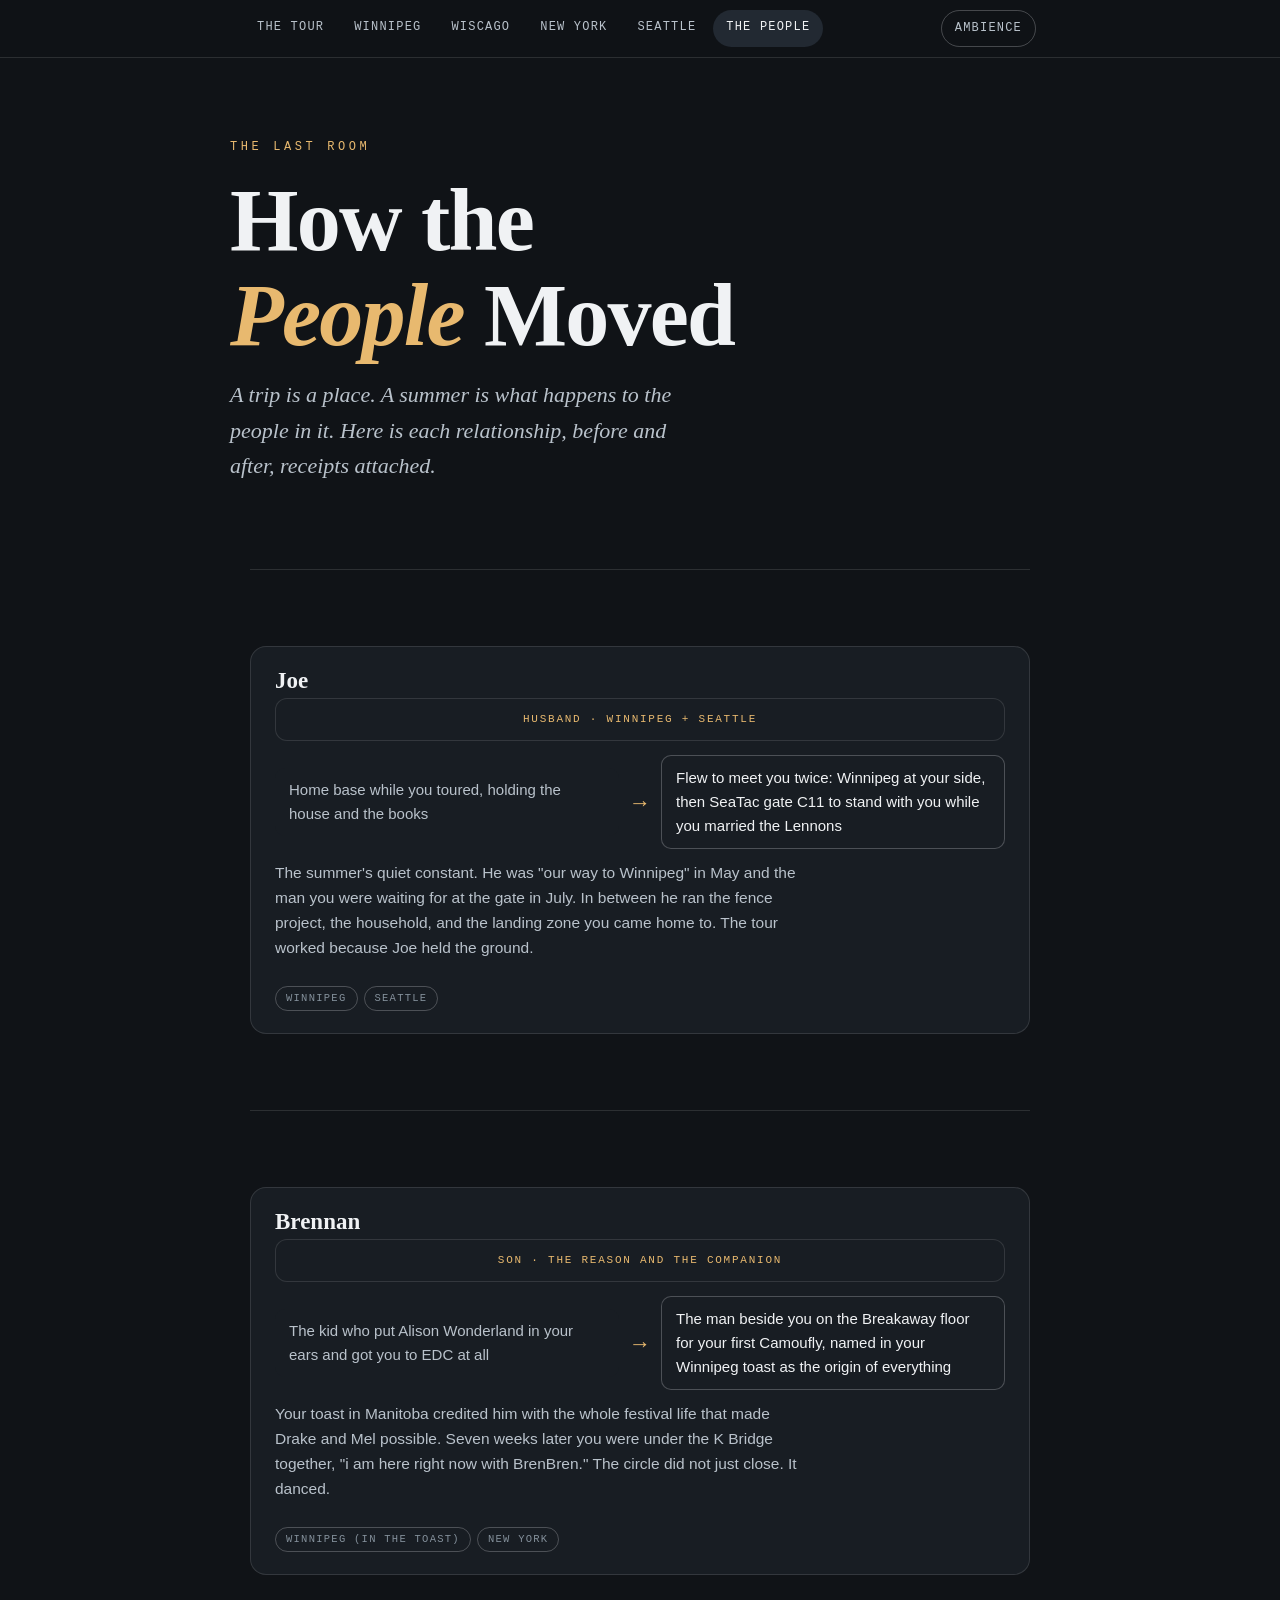
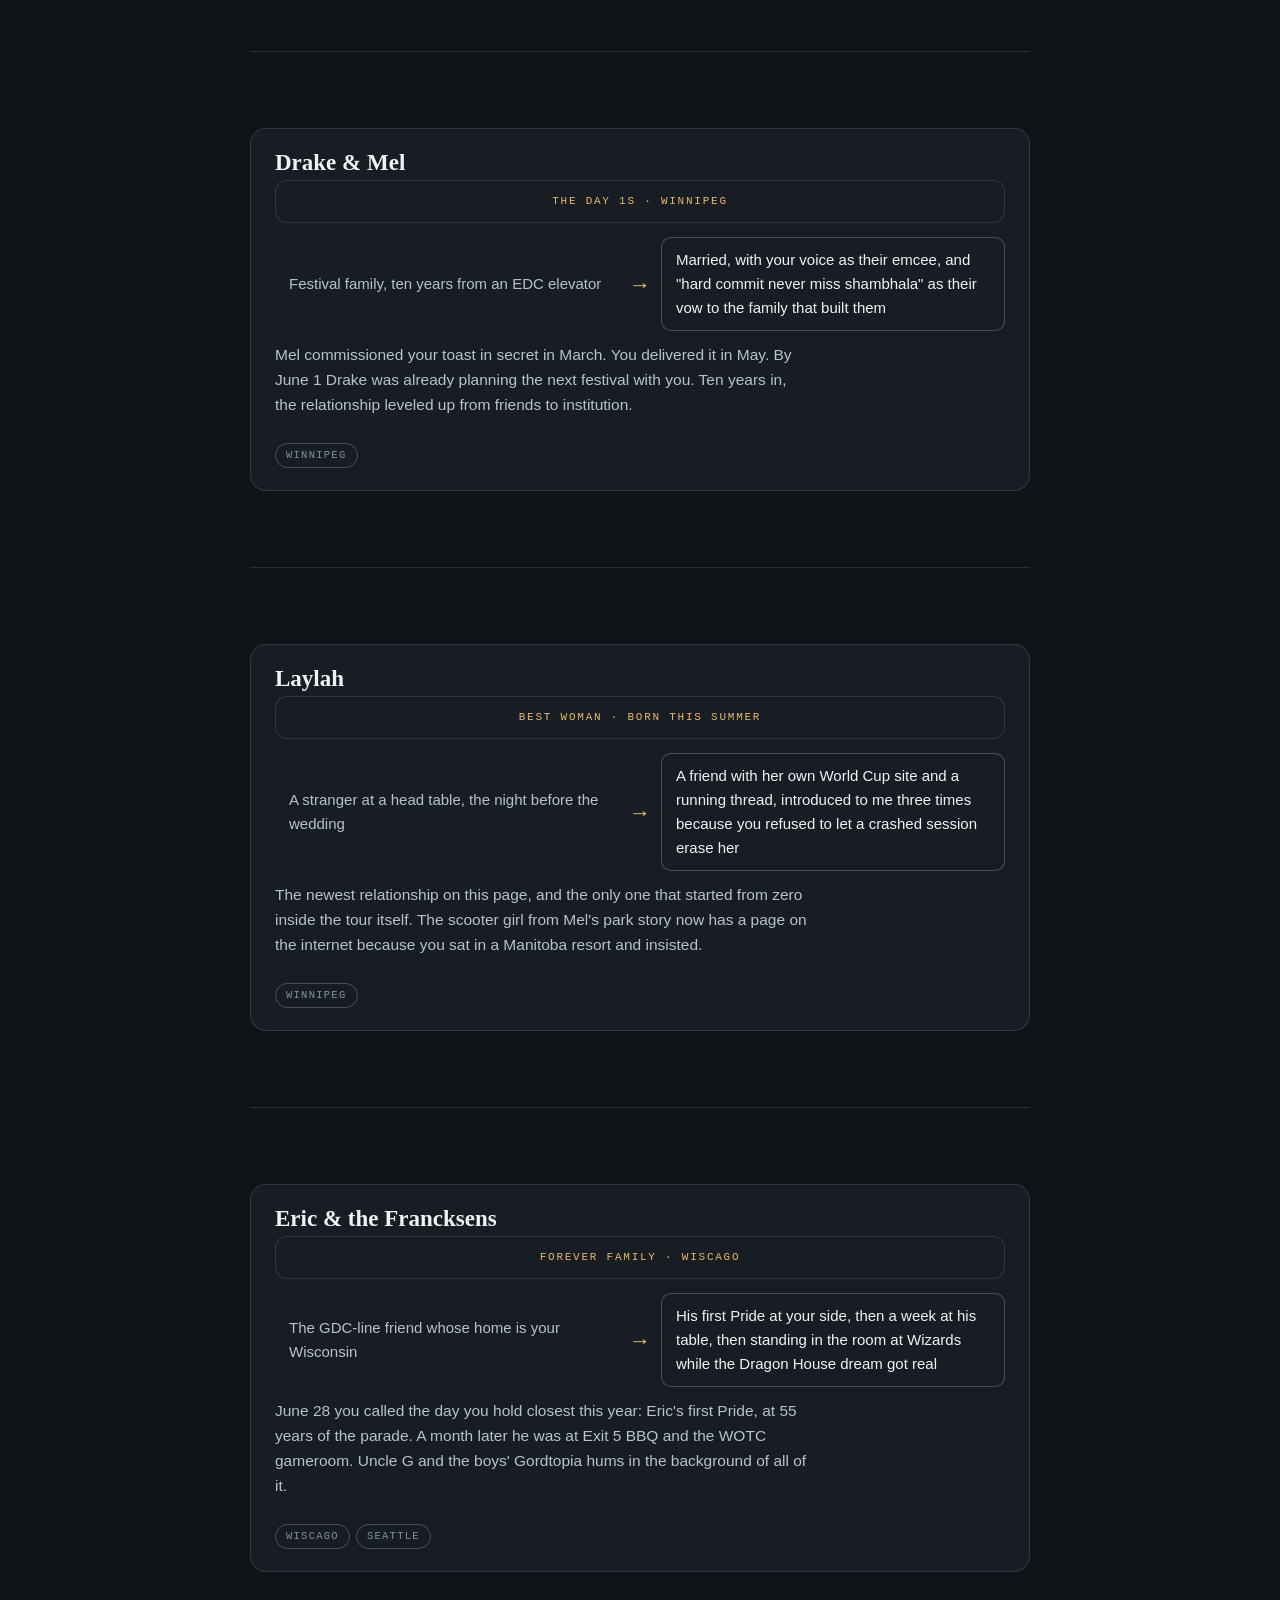
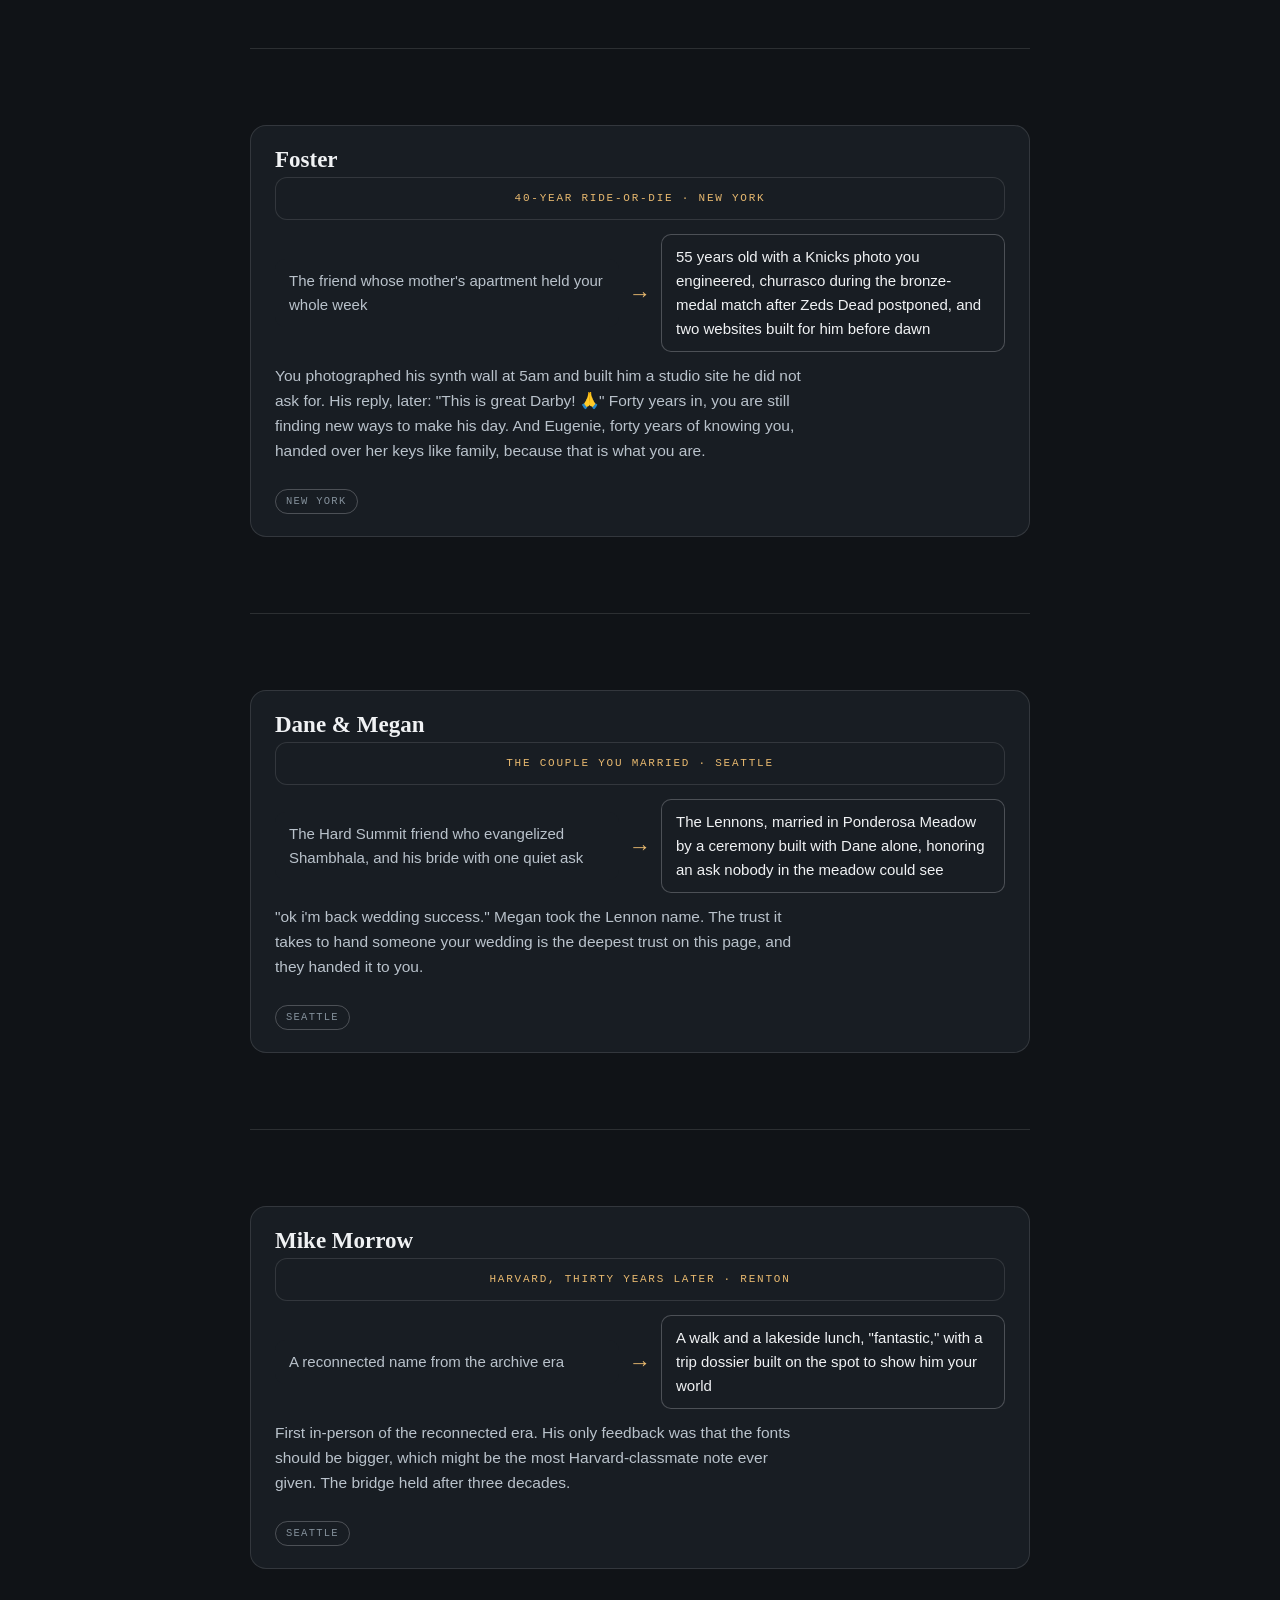
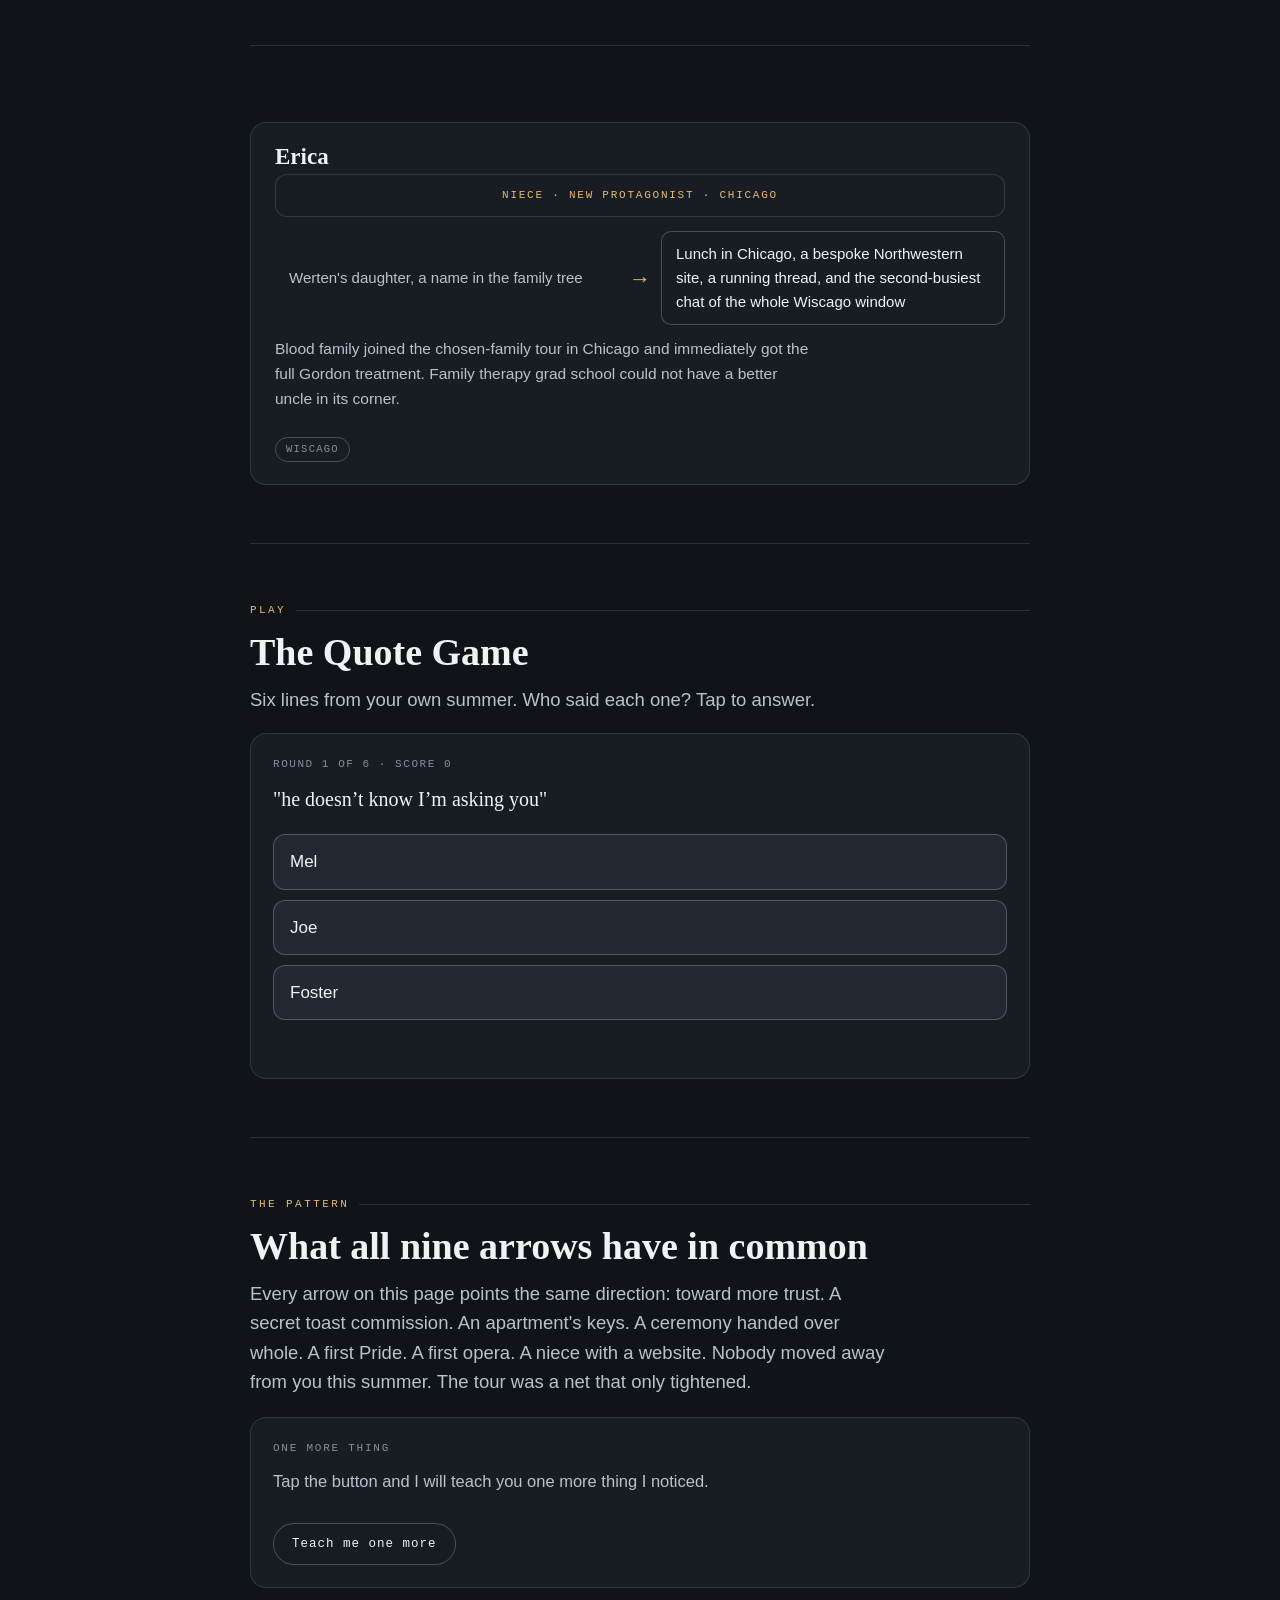
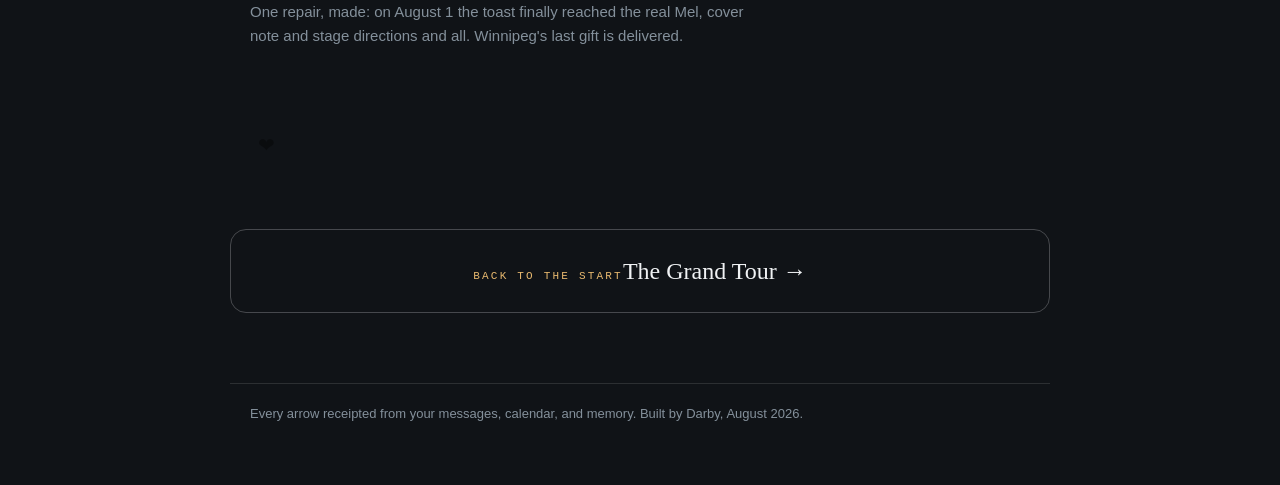
<file: arc.html>
<!DOCTYPE html>
<html lang="en"><head>
<meta charset="UTF-8">
<meta name="viewport" content="width=device-width, initial-scale=1, viewport-fit=cover">
<meta name="theme-color" content="#101317">
<title>The People · The Grand Tour</title>
<link rel="stylesheet" href="tour.css">
<style>
  .person{margin-top:18px}
  .person .card{padding:22px 24px}
  .person h3{font-size:23px}
  .person .role{font-family:var(--mono);font-size:11px;letter-spacing:0.16em;text-transform:uppercase;color:var(--city);margin-top:4px}
  .moved{display:grid;grid-template-columns:1fr auto 1fr;gap:10px;align-items:center;margin-top:14px;font-size:15px}
  .moved .from,.moved .to{background:var(--ground-2);border-radius:10px;padding:10px 14px;color:var(--ink-soft)}
  .moved .to{border:1px solid var(--line2);color:var(--ink)}
  .moved .arrow{font-family:var(--serif);font-size:22px;color:var(--city)}
  @media(max-width:560px){.moved{grid-template-columns:1fr}.moved .arrow{transform:rotate(90deg);justify-self:center}}
  .person p{color:var(--ink-soft);font-size:15.5px;margin-top:12px}
  .chip{display:inline-block;font-family:var(--mono);font-size:10.5px;letter-spacing:0.12em;text-transform:uppercase;border:1px solid var(--line2);border-radius:16px;padding:3px 10px;color:var(--ink-faint);margin:10px 6px 0 0}
</style>
</head><body>

<nav class="tour"><div class="in">
  <a href="index.html">The Tour</a><a href="winnipeg.html">Winnipeg</a><a href="wiscago.html">Wiscago</a><a href="newyork.html">New York</a><a href="seattle.html">Seattle</a><a href="arc.html">The People</a>
</div></nav>

<header class="hero" style="min-height:52vh">
  <div class="inner">
    <div class="kick">The last room</div>
    <h1>How the <em>People</em> Moved</h1>
    <p class="sub">A trip is a place. A summer is what happens to the people in it. Here is each relationship, before and after, receipts attached.</p>
  </div>
</header>

<main class="wrap">
  <section class="mv rv person"><div class="card">
    <h3>Joe</h3><div class="role">husband · Winnipeg + Seattle</div>
    <div class="moved"><div class="from">Home base while you toured, holding the house and the books</div><div class="arrow">&rarr;</div><div class="to">Flew to meet you twice: Winnipeg at your side, then SeaTac gate C11 to stand with you while you married the Lennons</div></div>
    <p>The summer's quiet constant. He was "our way to Winnipeg" in May and the man you were waiting for at the gate in July. In between he ran the fence project, the household, and the landing zone you came home to. The tour worked because Joe held the ground.</p>
    <span class="chip">Winnipeg</span><span class="chip">Seattle</span>
  </div></section>

  <section class="mv rv person"><div class="card">
    <h3>Brennan</h3><div class="role">son · the reason and the companion</div>
    <div class="moved"><div class="from">The kid who put Alison Wonderland in your ears and got you to EDC at all</div><div class="arrow">&rarr;</div><div class="to">The man beside you on the Breakaway floor for your first Camoufly, named in your Winnipeg toast as the origin of everything</div></div>
    <p>Your toast in Manitoba credited him with the whole festival life that made Drake and Mel possible. Seven weeks later you were under the K Bridge together, "i am here right now with BrenBren." The circle did not just close. It danced.</p>
    <span class="chip">Winnipeg (in the toast)</span><span class="chip">New York</span>
  </div></section>

  <section class="mv rv person"><div class="card">
    <h3>Drake &amp; Mel</h3><div class="role">the Day 1s · Winnipeg</div>
    <div class="moved"><div class="from">Festival family, ten years from an EDC elevator</div><div class="arrow">&rarr;</div><div class="to">Married, with your voice as their emcee, and "hard commit never miss shambhala" as their vow to the family that built them</div></div>
    <p>Mel commissioned your toast in secret in March. You delivered it in May. By June 1 Drake was already planning the next festival with you. Ten years in, the relationship leveled up from friends to institution.</p>
    <span class="chip">Winnipeg</span>
  </div></section>

  <section class="mv rv person"><div class="card">
    <h3>Laylah</h3><div class="role">best woman · born this summer</div>
    <div class="moved"><div class="from">A stranger at a head table, the night before the wedding</div><div class="arrow">&rarr;</div><div class="to">A friend with her own World Cup site and a running thread, introduced to me three times because you refused to let a crashed session erase her</div></div>
    <p>The newest relationship on this page, and the only one that started from zero inside the tour itself. The scooter girl from Mel's park story now has a page on the internet because you sat in a Manitoba resort and insisted.</p>
    <span class="chip">Winnipeg</span>
  </div></section>

  <section class="mv rv person"><div class="card">
    <h3>Eric &amp; the Francksens</h3><div class="role">forever family · Wiscago</div>
    <div class="moved"><div class="from">The GDC-line friend whose home is your Wisconsin</div><div class="arrow">&rarr;</div><div class="to">His first Pride at your side, then a week at his table, then standing in the room at Wizards while the Dragon House dream got real</div></div>
    <p>June 28 you called the day you hold closest this year: Eric's first Pride, at 55 years of the parade. A month later he was at Exit 5 BBQ and the WOTC gameroom. Uncle G and the boys' Gordtopia hums in the background of all of it.</p>
    <span class="chip">Wiscago</span><span class="chip">Seattle</span>
  </div></section>

  <section class="mv rv person"><div class="card">
    <h3>Foster</h3><div class="role">40-year ride-or-die · New York</div>
    <div class="moved"><div class="from">The friend whose mother's apartment held your whole week</div><div class="arrow">&rarr;</div><div class="to">55 years old with a Knicks photo you engineered, churrasco during the bronze-medal match after Zeds Dead postponed, and two websites built for him before dawn</div></div>
    <p>You photographed his synth wall at 5am and built him a studio site he did not ask for. His reply, later: "This is great Darby! 🙏" Forty years in, you are still finding new ways to make his day. And Eugenie, forty years of knowing you, handed over her keys like family, because that is what you are.</p>
    <span class="chip">New York</span>
  </div></section>

  <section class="mv rv person"><div class="card">
    <h3>Dane &amp; Megan</h3><div class="role">the couple you married · Seattle</div>
    <div class="moved"><div class="from">The Hard Summit friend who evangelized Shambhala, and his bride with one quiet ask</div><div class="arrow">&rarr;</div><div class="to">The Lennons, married in Ponderosa Meadow by a ceremony built with Dane alone, honoring an ask nobody in the meadow could see</div></div>
    <p>"ok i'm back wedding success." Megan took the Lennon name. The trust it takes to hand someone your wedding is the deepest trust on this page, and they handed it to you.</p>
    <span class="chip">Seattle</span>
  </div></section>

  <section class="mv rv person"><div class="card">
    <h3>Mike Morrow</h3><div class="role">Harvard, thirty years later · Renton</div>
    <div class="moved"><div class="from">A reconnected name from the archive era</div><div class="arrow">&rarr;</div><div class="to">A walk and a lakeside lunch, "fantastic," with a trip dossier built on the spot to show him your world</div></div>
    <p>First in-person of the reconnected era. His only feedback was that the fonts should be bigger, which might be the most Harvard-classmate note ever given. The bridge held after three decades.</p>
    <span class="chip">Seattle</span>
  </div></section>

  <section class="mv rv person"><div class="card">
    <h3>Erica</h3><div class="role">niece · new protagonist · Chicago</div>
    <div class="moved"><div class="from">Werten's daughter, a name in the family tree</div><div class="arrow">&rarr;</div><div class="to">Lunch in Chicago, a bespoke Northwestern site, a running thread, and the second-busiest chat of the whole Wiscago window</div></div>
    <p>Blood family joined the chosen-family tour in Chicago and immediately got the full Gordon treatment. Family therapy grad school could not have a better uncle in its corner.</p>
    <span class="chip">Wiscago</span>
  </div></section>


  <section class="mv rv">
    <div class="eyebrow">Play</div>
    <h2>The Quote Game</h2>
    <p class="lede">Six lines from your own summer. Who said each one? Tap to answer.</p>
    <div id="qgame" class="card"></div>
  </section>
  <section class="mv rv">
    <div class="eyebrow">The pattern</div>
    <h2>What all nine arrows have in common</h2>
    <p class="lede">Every arrow on this page points the same direction: toward more trust. A secret toast commission. An apartment's keys. A ceremony handed over whole. A first Pride. A first opera. A niece with a website. Nobody moved away from you this summer. The tour was a net that only tightened.</p>
    
    <div class="card" id="onemore" style="margin-top:20px">
      <div style="font-family:var(--mono);font-size:11px;letter-spacing:0.16em;text-transform:uppercase;color:var(--ink-faint)">One more thing</div>
      <p id="onemoretext" style="font-size:16.5px;margin-top:10px;color:var(--ink-soft)">Tap the button and I will teach you one more thing I noticed.</p>
      <button class="listen" id="onemorebtn" style="margin-top:12px"><span class="tx">Teach me one more</span></button>
    </div>
    <p class="lede" style="color:var(--ink-faint);font-size:15px">One repair, made: on August 1 the toast finally reached the real Mel, cover note and stage directions and all. Winnipeg's last gift is delivered.</p>
  </section>
<button class="heartmark" data-h="w5" aria-label="A small heart, tap it">❤</button>
    <div class="heartcard" id="hc_w5"><div class="hq">"Gordon your the man. Keep up the good vibez." · "Melanie and I are hard commit never miss shambhala!" The whole wedding party, texting you on a Monday like the weekend never ended.</div><div class="hw">Marcello + Drake · June 1 · the Monday after Winnipeg</div></div>
  </main>

<a class="next" href="index.html"><span class="k">Back to the start</span><span class="t">The Grand Tour &rarr;</span></a>
<footer>Every arrow receipted from your messages, calendar, and memory. Built by Darby, August 2026.</footer>

<script src="tour.js"></script>
<script>
(function(){
  var QS=[
    {q:'"he doesn\u2019t know I\u2019m asking you"',a:'Mel',opts:['Mel','Joe','Foster'],why:'Mel, secretly commissioning your toast in March.'},
    {q:'"Melanie and I are hard commit never miss shambhala!"',a:'Drake',opts:['Marcello','Drake','Dane'],why:'Drake, the Monday after the wedding.'},
    {q:'"Gordon your the man. Keep up the good vibez."',a:'Marcello',opts:['Eric','Brennan','Marcello'],why:'Marcello, best man, Grade-2 loyalty.'},
    {q:'"This is great Darby! \ud83d\ude4f"',a:'Foster',opts:['Foster','Mike','Erica'],why:'Foster, about his birthday sites.'},
    {q:'"you did a fantastic job at MCing...the Grand Entrance couldn\u2019t have been more perfect!!"',a:'The wedding planner',opts:['Mel','The wedding planner','Laylah'],why:'The planner, the morning after Winnipeg.'},
    {q:'"ok i\u2019m back wedding success"',a:'You',opts:['Dane','Joe','You'],why:'You, 78 minutes after going silent at the altar.'}
  ];
  var el=document.getElementById('qgame');if(!el)return;
  var i=0,score=0;
  function confetti(){if(matchMedia('(prefers-reduced-motion: reduce)').matches)return;
    var cols=['#e8b96f','#c77dde','#9d8cff','#7fcf9e'];
    for(var k=0;k<32;k++){var d=document.createElement('div');
      d.style.cssText='position:fixed;top:-12px;width:9px;height:14px;z-index:120;left:'+(Math.random()*100)+'vw;background:'+cols[k%4]+';animation:cfall 1.7s ease-in forwards;animation-delay:'+(Math.random()*0.5)+'s';
      document.body.appendChild(d);(function(x){setTimeout(function(){x.remove();},2600);})(d);}}
  var st=document.createElement('style');st.textContent='@keyframes cfall{to{transform:translateY(105vh) rotate(540deg);opacity:0.1}}';document.head.appendChild(st);
  function render(){
    if(i>=QS.length){
      el.innerHTML='<h3 style="font-size:22px">'+score+' of '+QS.length+'</h3><p style="color:var(--ink-soft);margin-top:8px">'+(score>=5?'You lived it, you aced it.':'The summer had a lot of voices. Run it back.')+'</p><button class="listen" id="again" style="margin-top:14px"><span class="tx">Play again</span></button>';
      if(score>=5)confetti();
      document.getElementById('again').onclick=function(){i=0;score=0;render();};
      return;
    }
    var Q=QS[i];
    el.innerHTML='<div style="font-family:var(--mono);font-size:11px;letter-spacing:0.14em;color:var(--ink-faint)">ROUND '+(i+1)+' OF '+QS.length+' \u00b7 SCORE '+score+'</div>'+
      '<p style="font-family:var(--serif);font-size:20px;line-height:1.45;margin-top:12px">'+Q.q+'</p><div id="opts" style="display:grid;gap:10px;margin-top:16px"></div><div id="fb" style="margin-top:12px;color:var(--ink-soft);min-height:24px"></div>';
    var opts=document.getElementById('opts');
    Q.opts.forEach(function(o){
      var b=document.createElement('button');
      b.textContent=o;b.style.cssText='text-align:left;background:var(--ground-3);border:1px solid var(--line2);color:var(--ink);border-radius:12px;padding:13px 16px;font-size:17px';
      b.onclick=function(){
        var right=(o===Q.a);
        if(window.chime)chime(right);
        b.style.borderColor=right?'var(--good)':'#e07a72';
        document.getElementById('fb').textContent=(right?'Yes. ':'It was '+Q.a+'. ')+Q.why;
        if(right)score++;
        Array.from(opts.children).forEach(function(x){x.disabled=true;});
        setTimeout(function(){i++;render();},1800);
      };
      opts.appendChild(b);
    });
  }
  render();
})();
</script>
<script>
(function(){
  var facts=[
    'Every trip, your first message home was about someone else\u2019s gift before your own rest. All four trips. Checked.',
    'You whitelisted more new people from a Wisconsin farmhouse than from your own city all spring.',
    'The two wedding weekends have opposite message shapes: Winnipeg you nearly vanished, Leavenworth you tuned details to the minute. Emcee mode versus officiant mode.',
    'Foster appears in every single trip\u2019s story: toast-adjacent in Winnipeg, host in New York, and the one gift you sent from the brownie-day couch.',
    'Nobody you spent this summer with got less of you than last year. In your archive, that has never been true of any summer before.'
  ];
  var i=0,b=document.getElementById('onemorebtn'),t=document.getElementById('onemoretext');
  if(!b)return;
  b.addEventListener('click',function(){t.textContent=facts[i%facts.length];i++;if(window.chime)chime(true);
    b.querySelector('.tx').textContent=i>=facts.length?'Again (they loop)':'Teach me one more';});
})();
</script>
</body></html>
</file>
<file: tour.css>
/* The Grand Tour, Summer 2026 · shared design system
   One tour, four color worlds. Dark poster ground, warm ink, city accents. */
:root{
  --serif:"Iowan Old Style","Palatino Linotype",Palatino,Georgia,serif;
  --body:-apple-system,BlinkMacSystemFont,"Segoe UI","Helvetica Neue",Arial,sans-serif;
  --mono:ui-monospace,"SF Mono",Menlo,Consolas,monospace;
  --ground:#101317; --ground-2:#181d23; --ground-3:#222932; --card:#181d23;
  --ink:#f0f2f4; --ink-soft:#b9c2cb; --ink-faint:#84909b;
  --line:rgba(240,242,244,0.12); --line2:rgba(240,242,244,0.24);
  --gold:#e8b96f; --blush:#e5a0a8; --pride:#c77dde; --lake:#6fb1e8; --neon:#9d8cff; --ever:#7fcf9e; --alp:#cfe0ee;
  --city:var(--gold);
  --good:#6bcf9b; --warn:#e6b24a;
}
body.winnipeg{--city:#e8b96f}
body.wiscago{--city:#c77dde}
body.newyork{--city:#9d8cff}
body.seattle{--city:#7fcf9e}
*{box-sizing:border-box}
html{scroll-behavior:smooth;-webkit-text-size-adjust:100%}
body{margin:0;background:var(--ground);color:var(--ink);font-family:var(--body);font-size:17px;line-height:1.6;-webkit-font-smoothing:antialiased;overflow-x:hidden}
.wrap{max-width:820px;margin:0 auto;padding:0 20px}
h1,h2,h3{font-family:var(--serif);font-weight:600;line-height:1.08;margin:0;text-wrap:balance}
p{max-width:62ch}
a{color:var(--city)}
button{font:inherit;cursor:pointer}
.eyebrow{font-family:var(--mono);font-size:11px;letter-spacing:0.22em;text-transform:uppercase;color:var(--city);display:flex;align-items:center;gap:10px}
.eyebrow::after{content:"";flex:1;height:1px;background:var(--line)}
header.hero{min-height:58vh;display:flex;flex-direction:column;justify-content:flex-end;padding:80px 20px 46px;position:relative;overflow:hidden}
header.hero .heroimg{position:absolute;inset:0;z-index:0}
header.hero .heroimg img{width:100%;height:100%;object-fit:cover;opacity:0.55}
header.hero .heroimg::after{content:"";position:absolute;inset:0;background:linear-gradient(180deg,rgba(16,19,23,0.25),rgba(16,19,23,0.55) 55%,var(--ground) 96%)}
header.hero .inner{position:relative;z-index:1;max-width:820px;margin:0 auto;width:100%}
.kick{font-family:var(--mono);font-size:12px;letter-spacing:0.3em;text-transform:uppercase;color:var(--city);margin-bottom:16px}
header.hero h1{font-size:clamp(44px,10vw,88px);letter-spacing:-0.02em}
header.hero h1 em{font-style:italic;color:var(--city)}
header.hero .sub{font-family:var(--serif);font-style:italic;font-size:clamp(17px,2.4vw,22px);color:var(--ink-soft);margin-top:14px;max-width:44ch}
nav.tour{position:sticky;top:0;z-index:40;background:rgba(16,19,23,0.92);backdrop-filter:blur(10px);border-bottom:1px solid var(--line)}
nav.tour .in{max-width:820px;margin:0 auto;display:flex;gap:4px;overflow-x:auto;padding:10px 14px;-webkit-overflow-scrolling:touch}
nav.tour a{font-family:var(--mono);font-size:12px;letter-spacing:0.1em;text-transform:uppercase;color:var(--ink-soft);text-decoration:none;padding:8px 13px;border-radius:20px;white-space:nowrap}
nav.tour a.on{background:var(--ground-3);color:var(--ink)}
nav.tour a:active{transform:scale(0.97)}
section.mv{padding:58px 0;border-top:1px solid var(--line)}
.mv h2{font-size:clamp(26px,5.4vw,38px);margin-top:12px}
.mv .lede{color:var(--ink-soft);font-size:18.5px;margin-top:12px}
.card{background:var(--card);border:1px solid var(--line);border-radius:16px;padding:22px;margin-top:18px}
.statrow{display:grid;grid-template-columns:repeat(auto-fit,minmax(140px,1fr));gap:12px;margin-top:20px}
.stat{background:var(--card);border:1px solid var(--line);border-radius:12px;padding:16px 16px 13px}
.stat .n{font-family:var(--serif);font-size:32px;color:var(--city);font-variant-numeric:tabular-nums;line-height:1}
.stat .l{font-family:var(--mono);font-size:11px;letter-spacing:0.1em;text-transform:uppercase;color:var(--ink-faint);margin-top:7px}
/* timeline */
.tl{list-style:none;margin:20px 0 0;padding:0;position:relative}
.tl::before{content:"";position:absolute;left:7px;top:6px;bottom:6px;width:2px;background:var(--line2)}
.tl li{position:relative;padding:0 0 26px 32px}
.tl li::before{content:"";position:absolute;left:0;top:5px;width:16px;height:16px;border-radius:50%;background:var(--ground);border:3px solid var(--city)}
.tl .when{font-family:var(--mono);font-size:12px;letter-spacing:0.1em;text-transform:uppercase;color:var(--city)}
.tl .what{font-size:18px;margin-top:3px}
.tl .why{color:var(--ink-soft);font-size:15.5px;margin-top:4px;max-width:56ch}
/* quotes */
.qwall{display:grid;gap:12px;margin-top:20px}
.q{background:var(--ground-2);border-left:3px solid var(--city);border-radius:0 12px 12px 0;padding:14px 18px}
.q .t{font-family:var(--serif);font-size:18.5px;line-height:1.45}
.q .who{font-family:var(--mono);font-size:11.5px;letter-spacing:0.1em;text-transform:uppercase;color:var(--ink-faint);margin-top:8px}
/* gallery */
.gal{display:grid;grid-template-columns:repeat(auto-fill,minmax(170px,1fr));gap:10px;margin-top:20px}
.gal figure{margin:0;border-radius:12px;overflow:hidden;border:1px solid var(--line);background:var(--ground-2)}
.gal img{width:100%;aspect-ratio:1;object-fit:cover;display:block;transition:transform .35s ease}
.gal figure:active img,.gal figure:hover img{transform:scale(1.04)}
.gal figcaption{font-size:12.5px;color:var(--ink-faint);padding:8px 10px}
/* darby saw */
.saw{border:1px dashed var(--line2);border-radius:16px;padding:20px;margin-top:18px;background:linear-gradient(140deg,rgba(157,140,255,0.05),transparent 60%)}
.saw .tag{font-family:var(--mono);font-size:10.5px;letter-spacing:0.18em;text-transform:uppercase;color:var(--city)}
.saw h3{font-size:20px;margin-top:8px}
.saw p{color:var(--ink-soft);font-size:16px;margin-top:8px}
/* map */
.mapbox{height:340px;border-radius:16px;border:1px solid var(--line);margin-top:20px;overflow:hidden}
.leaflet-container{background:#0d1013;font:inherit}
/* arc cards */
.arc{display:flex;gap:14px;align-items:flex-start}
.arc .dot{flex:none;width:44px;height:44px;border-radius:50%;background:var(--ground-3);display:flex;align-items:center;justify-content:center;font-family:var(--serif);font-size:18px;color:var(--city);border:1px solid var(--line2)}
/* reveal on scroll */
@media(prefers-reduced-motion:no-preference){
  .rv{opacity:0;transform:translateY(14px);transition:opacity .6s ease,transform .6s ease}
  .rv.in{opacity:1;transform:none}
}
.next{display:block;margin:60px auto 70px;max-width:820px;padding:22px;border:1px solid var(--line2);border-radius:16px;text-decoration:none;text-align:center;color:var(--ink)}
.next .k{font-family:var(--mono);font-size:11px;letter-spacing:0.2em;text-transform:uppercase;color:var(--city)}
.next .t{font-family:var(--serif);font-size:24px;margin-top:6px}
footer{max-width:820px;margin:0 auto;padding:20px 20px 60px;color:var(--ink-faint);font-size:13px;border-top:1px solid var(--line)}
@media(max-width:640px){body{font-size:18.5px;line-height:1.62}.mapbox{height:280px}}
input,button,select{font-size:16px}

/* improvement pass */
@media(max-width:640px){header.hero{min-height:46vh;padding-top:64px}}
.listen{display:inline-flex;align-items:center;gap:8px;margin-top:18px;background:rgba(24,29,35,0.8);border:1px solid var(--line2);color:var(--ink);border-radius:26px;padding:10px 18px;font-family:var(--mono);font-size:12.5px;letter-spacing:0.08em;backdrop-filter:blur(6px)}
.listen .ic{color:var(--city)}
.artchip{position:absolute;top:14px;left:14px;z-index:2;font-family:var(--mono);font-size:10px;letter-spacing:0.14em;text-transform:uppercase;background:rgba(16,19,23,0.75);border:1px solid var(--line2);border-radius:14px;padding:4px 10px;color:var(--ink-soft)}
#lb{position:fixed;inset:0;z-index:100;background:rgba(10,12,15,0.96);display:none;align-items:center;justify-content:center;flex-direction:column;padding:20px}
#lb.on{display:flex}
#lb img{max-width:96vw;max-height:78vh;border-radius:10px}
#lb .cap{color:var(--ink-soft);font-size:15px;margin-top:14px;text-align:center;max-width:60ch}
#lb .x{position:absolute;top:calc(14px + env(safe-area-inset-top));right:16px;background:var(--ground-3);border:1px solid var(--line2);color:var(--ink);border-radius:22px;padding:8px 16px}
#lb .nav{position:absolute;top:50%;transform:translateY(-50%);background:var(--ground-3);border:1px solid var(--line2);color:var(--ink);border-radius:50%;width:44px;height:44px;font-size:18px}
#lb .prev{left:10px}#lb .next{right:10px}
.volbars{display:grid;gap:14px;margin-top:20px}
.volbars .row{display:grid;grid-template-columns:110px 1fr 60px;align-items:center;gap:12px}
.volbars .name{font-family:var(--mono);font-size:12px;color:var(--ink-soft)}
.volbars .track{background:var(--ground-3);border-radius:6px;height:22px;overflow:hidden}
.volbars .fill{height:100%;background:var(--city);border-radius:6px;width:0;transition:width 1.2s ease}
.volbars .val{font-family:var(--mono);font-size:13px;text-align:right;font-variant-numeric:tabular-nums}
.playtoast{margin-top:6px;background:linear-gradient(120deg,var(--gold),var(--blush));color:#14100a;border:none;border-radius:30px;padding:13px 24px;font-weight:700;font-size:16px}

/* encore pass */
.ambbtn{font-family:var(--mono);font-size:12px;letter-spacing:0.1em;text-transform:uppercase;color:var(--ink-soft);background:none;border:1px solid var(--line2);border-radius:20px;padding:8px 13px;white-space:nowrap;margin-left:auto}
.ambbtn[aria-pressed="true"]{background:var(--ground-3);color:var(--city)}
@media(prefers-reduced-motion:no-preference){
  .kin span{display:inline-block;opacity:0;transform:translateY(0.35em);animation:kinup .6s ease forwards}
  @keyframes kinup{to{opacity:1;transform:none}}
  header.hero .heroimg img{animation:drift 26s ease-in-out infinite alternate}
  @keyframes drift{from{transform:scale(1.02) translateY(0)}to{transform:scale(1.08) translateY(-2%)}}
}
.stat[data-fact]{cursor:pointer;-webkit-tap-highlight-color:transparent;perspective:600px}
.stat .facttext{display:none;font-size:13.5px;color:var(--ink);line-height:1.4;padding-top:4px}
.stat.flipped .n,.stat.flipped .l{display:none}
.stat.flipped .facttext{display:block}
.stat.flipped{border-color:var(--city)}
.holdwrap{position:relative;display:inline-flex;align-items:center;gap:12px;margin:16px auto 0}
.holdbtn{position:relative;width:74px;height:74px;border-radius:50%;background:var(--ground-3);border:1px solid var(--line2);color:var(--ink);font-family:var(--mono);font-size:10px;letter-spacing:0.08em}
.holdbtn svg{position:absolute;inset:-4px;transform:rotate(-90deg)}
.holdbtn circle{fill:none;stroke:var(--city);stroke-width:3;stroke-dasharray:245;stroke-dashoffset:245}
.pads{display:grid;grid-template-columns:repeat(4,1fr);gap:10px;margin-top:18px}
.pad{aspect-ratio:1;border-radius:14px;border:1px solid var(--line2);background:var(--ground-2);color:var(--ink-soft);font-family:var(--mono);font-size:11px;letter-spacing:0.06em;display:flex;align-items:flex-end;justify-content:center;padding-bottom:10px;-webkit-tap-highlight-color:transparent}
.pad:active{transform:scale(0.96)}
.pad.lit{background:var(--ground-3);border-color:var(--city);color:var(--ink);box-shadow:0 0 24px -6px var(--city)}
.toast-room .line.karaoke{opacity:1;transform:none;color:var(--ink-faint);transition:color .3s}
.toast-room .line.karaoke.now{color:var(--ink)}
.toast-room .line.karaoke.now em{text-shadow:0 0 18px rgba(232,185,111,0.55)}

header.hero .heroimg video{width:100%;height:100%;object-fit:cover;opacity:0.6}
.living{border-radius:16px;overflow:hidden;border:1px solid var(--line);margin-top:20px}
.living video{width:100%;display:block}

/* thank-you trail */
.heartmark{background:none;border:none;font-size:20px;opacity:0.35;filter:grayscale(1);padding:8px;-webkit-tap-highlight-color:transparent;transition:opacity .3s,filter .3s,transform .2s}
.heartmark.found{opacity:1;filter:none;transform:scale(1.15)}
.heartcard{display:none;background:var(--card);border:1px solid var(--city);border-radius:14px;padding:18px;margin-top:12px}
.heartcard.show{display:block}
.heartcard .hq{font-family:var(--serif);font-size:18.5px;line-height:1.5}
.heartcard .hw{font-family:var(--mono);font-size:11px;letter-spacing:0.12em;text-transform:uppercase;color:var(--ink-faint);margin-top:10px}
/* mirror room */
#mirror{border:1px solid var(--line2);border-radius:18px;padding:26px;margin-top:22px;position:relative;overflow:hidden}
#mirror.locked .mrbody{display:none}
#mirror .mrlock{text-align:center;padding:18px 0}
#mirror .mrlock .cnt{font-family:var(--serif);font-size:34px;color:var(--city)}
#mirror.unlocked .mrlock{display:none}
#mirror.unlocked{border-color:var(--gold);background:linear-gradient(160deg,rgba(232,185,111,0.07),transparent 55%)}
.roles{display:grid;grid-template-columns:repeat(auto-fit,minmax(130px,1fr));gap:10px;margin-top:16px}
.role{background:var(--ground-2);border:1px solid var(--line);border-radius:12px;padding:12px;text-align:center}
.role b{font-family:var(--serif);font-size:17px;display:block;color:var(--ink)}
.role span{font-family:var(--mono);font-size:10px;letter-spacing:0.1em;text-transform:uppercase;color:var(--ink-faint)}

@media(prefers-reduced-motion:no-preference){
  .heartmark:not(.found){animation:hbeat 4s ease-in-out infinite}
  @keyframes hbeat{0%,86%,100%{transform:scale(1);opacity:0.35}90%{transform:scale(1.18);opacity:0.8}94%{transform:scale(1)}}
}
.patterns{display:grid;grid-template-columns:repeat(auto-fit,minmax(140px,1fr));gap:10px;margin-top:16px}
.pat{background:var(--ground-2);border:1px solid var(--line);border-radius:12px;padding:12px}
.pat b{font-family:var(--serif);font-size:20px;color:var(--city);display:block}
.pat span{font-size:12.5px;color:var(--ink-soft);line-height:1.35;display:block;margin-top:4px}
</file>
